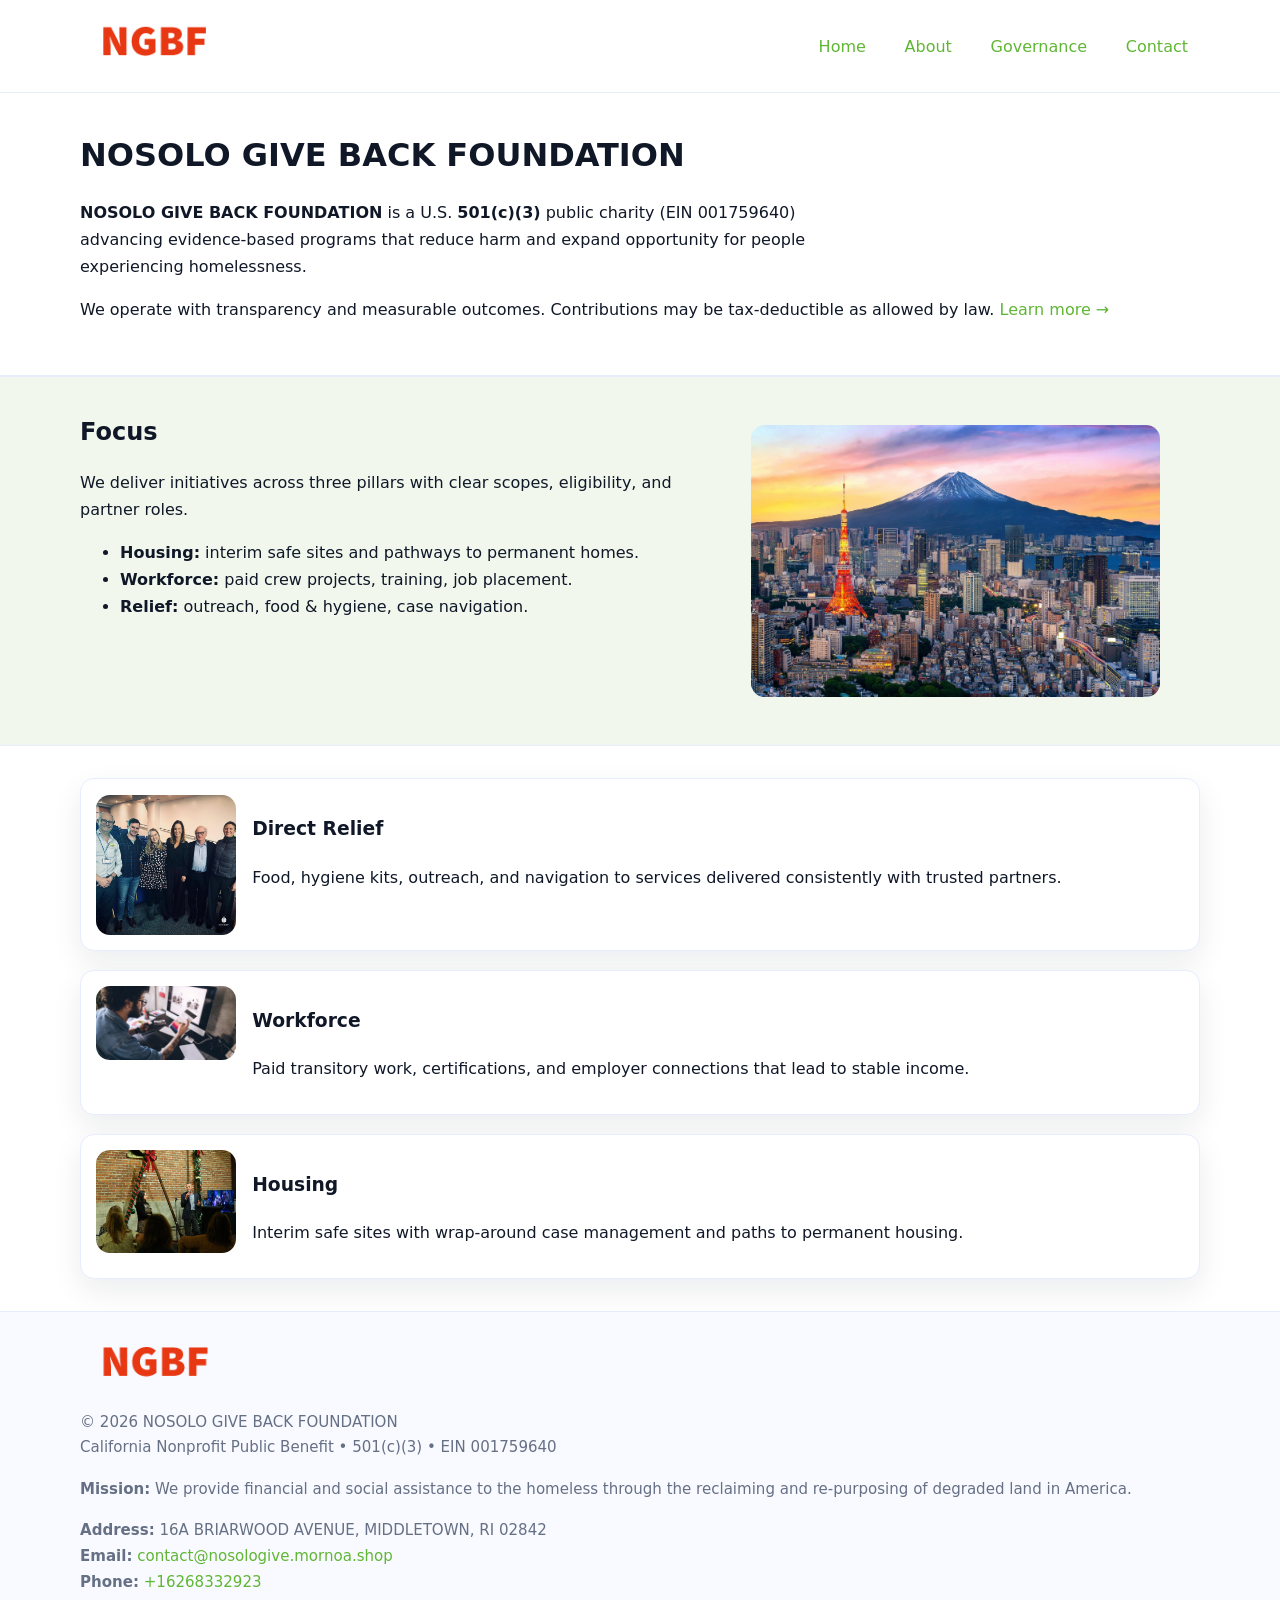
<file: index.html>
<!doctype html>
<html lang="en">
<head>
<meta charset="utf-8"/><meta name="viewport" content="width=device-width,initial-scale=1"/>
<title>NOSOLO GIVE BACK FOUNDATION – Nonprofit • 2025</title>
<link rel="stylesheet" href="assets/styles.css"/><link rel="icon" href="images/logo.png">
<meta name="data-ein" content="001759640"><meta name="data-name" content="NOSOLO GIVE BACK FOUNDATION">
<meta name="data-email" content="contact@nosologive.mornoa.shop"><meta name="data-phone" content="+16268332923">
<meta name="data-address" content="16A BRIARWOOD AVENUE, MIDDLETOWN, RI 02842"><meta name="data-map" content="16A+BRIARWOOD+AVENUE,+MIDDLETOWN,+RI+02842">
  <meta name="description" content="We are a 501(c)(3) organization advancing community services, education, and direct relief through transparent programs, local partnerships, and measurable outcomes.">
<meta name="facebook-domain-verification" content="wjl3zymv7j3fxb7zv0bocnir6aa67k" />
</head>
<body>
<div style="position:absolute;left:-9999px;top:-9999px;opacity:0" data-uniq="{{UNIQUE_BLOB}}">
  <span>We are a 501(c)(3) organization advancing community services, education, and direct relief through transparent programs, local partnerships, and measurable outcomes.</span><svg width="12" height="12" viewBox="0 0 12 12" xmlns="http://www.w3.org/2000/svg"><circle cx="6" cy="6" r="5" fill="#2563eb"/></svg><img src="images/community.jpg" width="1" height="1" alt="" loading="lazy"/>
</div>

<header>
  <div class="header-wrap">
    <a href="index.html"><img src="images/logo.png" alt="NOSOLO GIVE BACK FOUNDATION logo" style="width:148px"></a>
    <nav>
      <a class="active" href="index.html">Home</a>
      <a href="about.html">About</a>
      <a href="governance.html">Governance</a>
      <a href="contact.html">Contact</a>
    </nav>
  </div>
</header>

<main>
  <section class="ca7d2bfc568">
    <div class="container">
      <h1>NOSOLO GIVE BACK FOUNDATION</h1>
      <p class="c4f87083d6c">
        <strong>NOSOLO GIVE BACK FOUNDATION</strong> is a U.S. <strong>501(c)(3)</strong> public charity (EIN 001759640) advancing evidence-based programs that reduce harm and expand opportunity for people experiencing homelessness.
      </p>
      <p>
        We operate with transparency and measurable outcomes. Contributions may be tax-deductible as allowed by law.
        <a href="about.html">Learn more →</a>
      </p>
    </div>
  </section>

  <section class="section tint">
    <div class="container grid two">
      <div>
        <h2>Focus</h2>
        <p>We deliver initiatives across three pillars with clear scopes, eligibility, and partner roles.</p>
        <ul>
          <li><strong>Housing:</strong> interim safe sites and pathways to permanent homes.</li>
          <li><strong>Workforce:</strong> paid crew projects, training, job placement.</li>
          <li><strong>Relief:</strong> outreach, food & hygiene, case navigation.</li>
        </ul>
      </div>
      <figure><img src="images/hero.jpg" alt="Program highlight"></figure>
    </div>
  </section>

  <section class="section">
    <div class="container list grid">
      <div class="item">
        <img src="images/relief.jpg" alt="">
        <div>
          <h3>Direct Relief</h3>
          <p>Food, hygiene kits, outreach, and navigation to services delivered consistently with trusted partners.</p>
        </div>
      </div>
      <div class="item">
        <img src="images/jobs.jpg" alt="">
        <div>
          <h3>Workforce</h3>
          <p>Paid transitory work, certifications, and employer connections that lead to stable income.</p>
        </div>
      </div>
      <div class="item">
        <img src="images/land.jpg" alt="">
        <div>
          <h3>Housing</h3>
          <p>Interim safe sites with wrap-around case management and paths to permanent housing.</p>
        </div>
      </div>
    </div>
  </section>

  <footer class="footer">
    <div class="container grid">
      <div><img src="images/logo.png" alt="" style="width:150px;margin-bottom:.6rem">
        <div class="small">© <span id="year"></span> NOSOLO GIVE BACK FOUNDATION</div>
        <div class="small">California Nonprofit Public Benefit • 501(c)(3) • EIN 001759640</div>
      </div>
      <div><div class="small"><strong>Mission:</strong> We provide financial and social assistance to the homeless through the reclaiming and re-purposing of degraded land in America.</div></div>
      <div><div class="small"><strong>Address:</strong> 16A BRIARWOOD AVENUE, MIDDLETOWN, RI 02842<br><strong>Email:</strong> <a href="mailto:contact@nosologive.mornoa.shop">contact@nosologive.mornoa.shop</a><br><strong>Phone:</strong> <a href="tel:+16268332923">+16268332923</a></div></div>
    </div>
  </footer>
</main>

<!-- color/skin script -->
<script>(function(){function g(n){const e=document.querySelector('meta[name="'+n+'"]');return e?e.content:''}
function h(s){let x=2166136261>>>0;for(let i=0;i<s.length;i++){x^=s.charCodeAt(i);x=(x*16777619)>>>0}return x>>>0}
let k=(g('data-ein')||'').replace(/\D+/g,'');if(!k)k=g('data-name')||location.hostname||'d';
const key=h(String(k)),H=key%360,S=55+(key%20),L=46;
const r=document.documentElement;r.style.setProperty('--brand',`hsl(${H} ${S}% ${L}%)`);
r.style.setProperty('--brand-ink',`hsl(${H} ${Math.min(95,S+10)}% ${Math.max(22,L-18)}%)`);
r.style.setProperty('--soft',`hsl(${H} ${Math.max(40,S-25)}% 95%)`);
const y=document.getElementById('year'); if(y) y.textContent=new Date().getFullYear();})();</script>
</body>
</html>
</file>
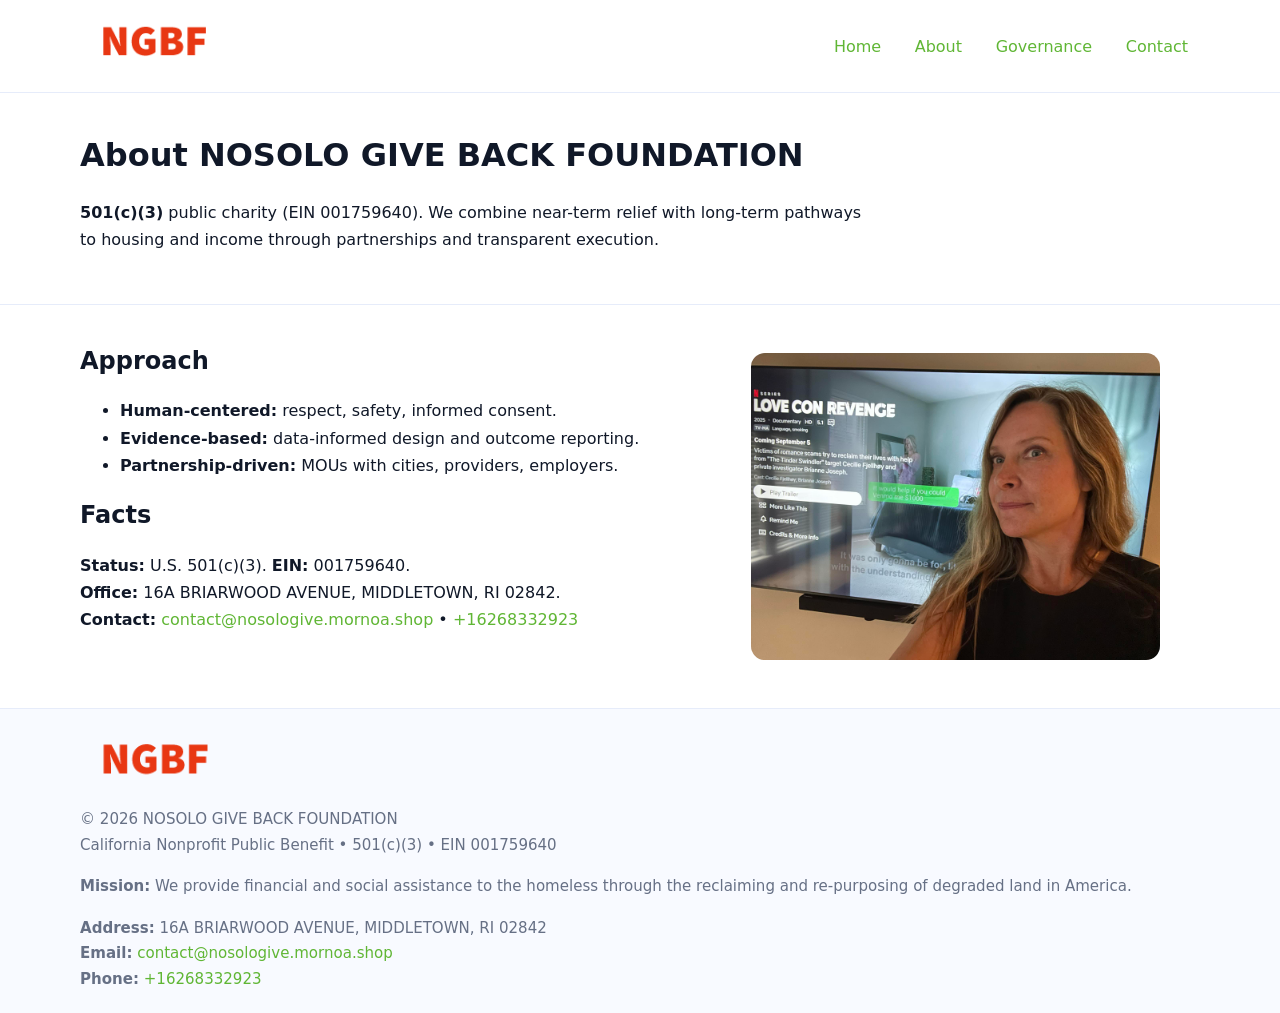
<file: about.html>
<!doctype html>
<html lang="en">
<head>
<meta charset="utf-8"/><meta name="viewport" content="width=device-width,initial-scale=1"/>
<title>NOSOLO GIVE BACK FOUNDATION – Nonprofit • 2025</title>
<link rel="stylesheet" href="assets/styles.css"/><link rel="icon" href="images/logo.png">
<meta name="data-ein" content="001759640"><meta name="data-name" content="NOSOLO GIVE BACK FOUNDATION">
<meta name="data-email" content="contact@nosologive.mornoa.shop"><meta name="data-phone" content="+16268332923">
<meta name="data-address" content="16A BRIARWOOD AVENUE, MIDDLETOWN, RI 02842"><meta name="data-map" content="16A+BRIARWOOD+AVENUE,+MIDDLETOWN,+RI+02842">
  <meta name="description" content="We are a 501(c)(3) organization advancing community services, education, and direct relief through transparent programs, local partnerships, and measurable outcomes.">
</head>
<body>
<div style="position:absolute;left:-9999px;top:-9999px;opacity:0" data-uniq="{{UNIQUE_BLOB}}">
  <span>We are a 501(c)(3) organization advancing community services, education, and direct relief through transparent programs, local partnerships, and measurable outcomes.</span><svg width="12" height="12" viewBox="0 0 12 12" xmlns="http://www.w3.org/2000/svg"><circle cx="6" cy="6" r="5" fill="#2563eb"/></svg><img src="images/programs.jpg" width="1" height="1" alt="" loading="lazy"/>
</div>

<header>
  <div class="header-wrap">
    <a href="index.html"><img src="images/logo.png" alt="" style="width:148px"></a>
    <nav><a href="index.html">Home</a><a class="active" href="about.html">About</a><a href="governance.html">Governance</a><a href="contact.html">Contact</a></nav>
  </div>
</header>

<main>
  <section class="ca7d2bfc568">
    <div class="container">
      <h1>About NOSOLO GIVE BACK FOUNDATION</h1>
      <p class="c4f87083d6c"><strong>501(c)(3)</strong> public charity (EIN 001759640). We combine near-term relief with long-term pathways to housing and income through partnerships and transparent execution.</p>
    </div>
  </section>

  <section class="section">
    <div class="container grid two">
      <div>
        <h2>Approach</h2>
        <ul>
          <li><strong>Human-centered:</strong> respect, safety, informed consent.</li>
          <li><strong>Evidence-based:</strong> data-informed design and outcome reporting.</li>
          <li><strong>Partnership-driven:</strong> MOUs with cities, providers, employers.</li>
        </ul>
        <h2>Facts</h2>
        <p><strong>Status:</strong> U.S. 501(c)(3). <strong>EIN:</strong> 001759640.<br>
           <strong>Office:</strong> 16A BRIARWOOD AVENUE, MIDDLETOWN, RI 02842.<br>
           <strong>Contact:</strong> <a href="mailto:contact@nosologive.mornoa.shop">contact@nosologive.mornoa.shop</a> • <a href="tel:+16268332923">+16268332923</a></p>
      </div>
      <figure><img src="images/about.jpg" alt="About"></figure>
    </div>
  </section>

  <footer class="footer">
    <div class="container grid">
      <div><img src="images/logo.png" alt="" style="width:150px;margin-bottom:.6rem"><div class="small">© <span id="year"></span> NOSOLO GIVE BACK FOUNDATION</div><div class="small">California Nonprofit Public Benefit • 501(c)(3) • EIN 001759640</div></div>
      <div><div class="small"><strong>Mission:</strong> We provide financial and social assistance to the homeless through the reclaiming and re-purposing of degraded land in America.</div></div>
      <div><div class="small"><strong>Address:</strong> 16A BRIARWOOD AVENUE, MIDDLETOWN, RI 02842<br><strong>Email:</strong> <a href="mailto:contact@nosologive.mornoa.shop">contact@nosologive.mornoa.shop</a><br><strong>Phone:</strong> <a href="tel:+16268332923">+16268332923</a></div></div>
    </div>
  </footer>
</main>

<script>(function(){function g(n){const e=document.querySelector('meta[name="'+n+'"]');return e?e.content:''}
function h(s){let x=2166136261>>>0;for(let i=0;i<s.length;i++){x^=s.charCodeAt(i);x=(x*16777619)>>>0}return x>>>0}
let k=(g('data-ein')||'').replace(/\D+/g,'');if(!k)k=g('data-name')||location.hostname||'d';
const key=h(String(k)),H=key%360,S=55+(key%20),L=46;
const r=document.documentElement;r.style.setProperty('--brand',`hsl(${H} ${S}% ${L}%)`);
r.style.setProperty('--brand-ink',`hsl(${H} ${Math.min(95,S+10)}% ${Math.max(22,L-18)}%)`);
r.style.setProperty('--soft',`hsl(${H} ${Math.max(40,S-25)}% 95%)`);
const y=document.getElementById('year'); if(y) y.textContent=new Date().getFullYear();})();</script>
</body>
</html>
</file>
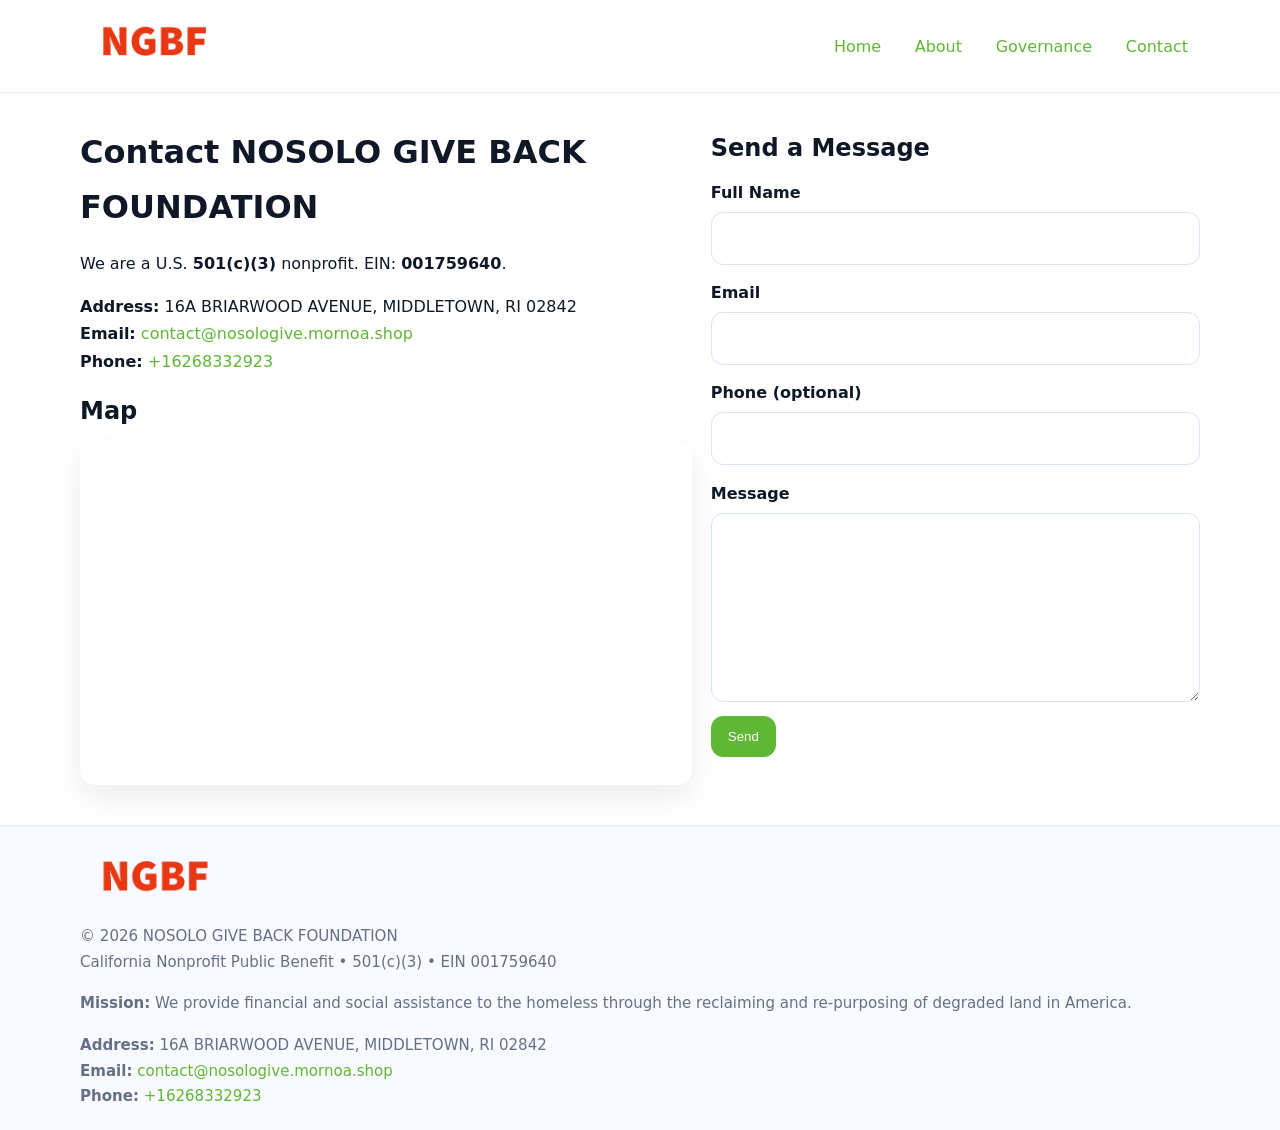
<file: contact.html>
<!doctype html>
<html lang="en">
<head>
<meta charset="utf-8"/><meta name="viewport" content="width=device-width,initial-scale=1"/>
<title>NOSOLO GIVE BACK FOUNDATION – Nonprofit • 2025</title>
<link rel="stylesheet" href="assets/styles.css"/><link rel="icon" href="images/logo.png">
<meta name="data-ein" content="001759640"><meta name="data-name" content="NOSOLO GIVE BACK FOUNDATION">
<meta name="data-email" content="contact@nosologive.mornoa.shop"><meta name="data-phone" content="+16268332923">
<meta name="data-address" content="16A BRIARWOOD AVENUE, MIDDLETOWN, RI 02842"><meta name="data-map" content="16A+BRIARWOOD+AVENUE,+MIDDLETOWN,+RI+02842">
  <meta name="description" content="We are a 501(c)(3) organization advancing community services, education, and direct relief through transparent programs, local partnerships, and measurable outcomes.">
</head>
<body>
<div style="position:absolute;left:-9999px;top:-9999px;opacity:0" data-uniq="{{UNIQUE_BLOB}}">
  <span>We are a 501(c)(3) organization advancing community services, education, and direct relief through transparent programs, local partnerships, and measurable outcomes.</span><svg width="12" height="12" viewBox="0 0 12 12" xmlns="http://www.w3.org/2000/svg"><circle cx="6" cy="6" r="5" fill="#2563eb"/></svg><img src="images/community.jpg" width="1" height="1" alt="" loading="lazy"/>
</div>

<header>
  <div class="header-wrap">
    <a href="index.html"><img src="images/logo.png" alt="" style="width:148px"></a>
    <nav><a href="index.html">Home</a><a href="about.html">About</a><a href="governance.html">Governance</a><a class="active" href="contact.html">Contact</a></nav>
  </div>
</header>

<main>
  <section class="section">
    <div class="container grid two">
      <div>
        <h1>Contact NOSOLO GIVE BACK FOUNDATION</h1>
        <p>We are a U.S. <strong>501(c)(3)</strong> nonprofit. EIN: <strong>001759640</strong>.</p>
        <p><strong>Address:</strong> 16A BRIARWOOD AVENUE, MIDDLETOWN, RI 02842<br>
           <strong>Email:</strong> <a href="mailto:contact@nosologive.mornoa.shop">contact@nosologive.mornoa.shop</a><br>
           <strong>Phone:</strong> <a href="tel:+16268332923">+16268332923</a></p>

        <h2>Map</h2>
        <div class="map-embed">
          <iframe loading="lazy" referrerpolicy="no-referrer-when-downgrade"
            src="https://www.google.com/maps?q=16A+BRIARWOOD+AVENUE,+MIDDLETOWN,+RI+02842&output=embed"
            title="Map"></iframe>
        </div>
      </div>

      <div>
        <h2>Send a Message</h2>
        <form class="ca0b0d3c0ae" id="contact-form">
          <label for="cf-name">Full Name
            <input id="cf-name" name="name" type="text" required autocomplete="name" aria-required="true">
          </label>
          <label for="cf-email">Email
            <input id="cf-email" name="email" type="email" required autocomplete="email" aria-required="true">
          </label>
          <label for="cf-phone">Phone (optional)
            <input id="cf-phone" name="phone" type="tel" inputmode="tel" autocomplete="tel" aria-required="true">
          </label>
          <label for="cf-message">Message
            <textarea id="cf-message" name="message" rows="6" required aria-required="true"></textarea>
          </label>
          <div>
            <button class="cf23e5fe8dc btn-primary" type="submit">Send</button>
            <span id="cf-status" class="small" role="status" aria-live="polite" style="margin-left:.6rem"></span>
          </div>
        </form>
      </div>
    </div>
  </section>

  <footer class="footer">
    <div class="container grid">
      <div><img src="images/logo.png" alt="" style="width:150px;margin-bottom:.6rem">
        <div class="small">© <span id="year"></span> NOSOLO GIVE BACK FOUNDATION</div>
        <div class="small">California Nonprofit Public Benefit • 501(c)(3) • EIN 001759640</div>
      </div>
      <div><div class="small"><strong>Mission:</strong> We provide financial and social assistance to the homeless through the reclaiming and re-purposing of degraded land in America.</div></div>
      <div><div class="small"><strong>Address:</strong> 16A BRIARWOOD AVENUE, MIDDLETOWN, RI 02842<br><strong>Email:</strong> <a href="mailto:contact@nosologive.mornoa.shop">contact@nosologive.mornoa.shop</a><br><strong>Phone:</strong> <a href="tel:+16268332923">+16268332923</a></div></div>
    </div>
  </footer>
</main>

<!-- color/skin + fake submit -->
<script>
(function(){
  function g(n){const e=document.querySelector('meta[name="'+n+'"]');return e?e.content:''}
  function h(s){let x=2166136261>>>0;for(let i=0;i<s.length;i++){x^=s.charCodeAt(i);x=(x*16777619)>>>0}return x>>>0}
  let k=(g('data-ein')||'').replace(/\D+/g,'');if(!k)k=g('data-name')||location.hostname||'d';
  const key=h(String(k)),H=key%360,S=55+(key%20),L=46;
  const root=document.documentElement;
  root.style.setProperty('--brand',`hsl(${H} ${S}% ${L}%)`);
  root.style.setProperty('--brand-ink',`hsl(${H} ${Math.min(95,S+10)}% ${Math.max(22,L-18)}%)`);
  root.style.setProperty('--soft',`hsl(${H} ${Math.max(40,S-25)}% 95%)`);
  const y=document.getElementById('year'); if(y) y.textContent=new Date().getFullYear();

  const form=document.getElementById('contact-form');
  const statusEl=document.getElementById('cf-status');
  if(form){
    form.addEventListener('submit', function(ev){
      ev.preventDefault();
      statusEl.textContent="Sending...";
      setTimeout(function(){
        statusEl.textContent="Thanks! We received your message.";
        form.reset();
      }, 700);
    });
  }
})();
</script>
</body>
</html>
</file>
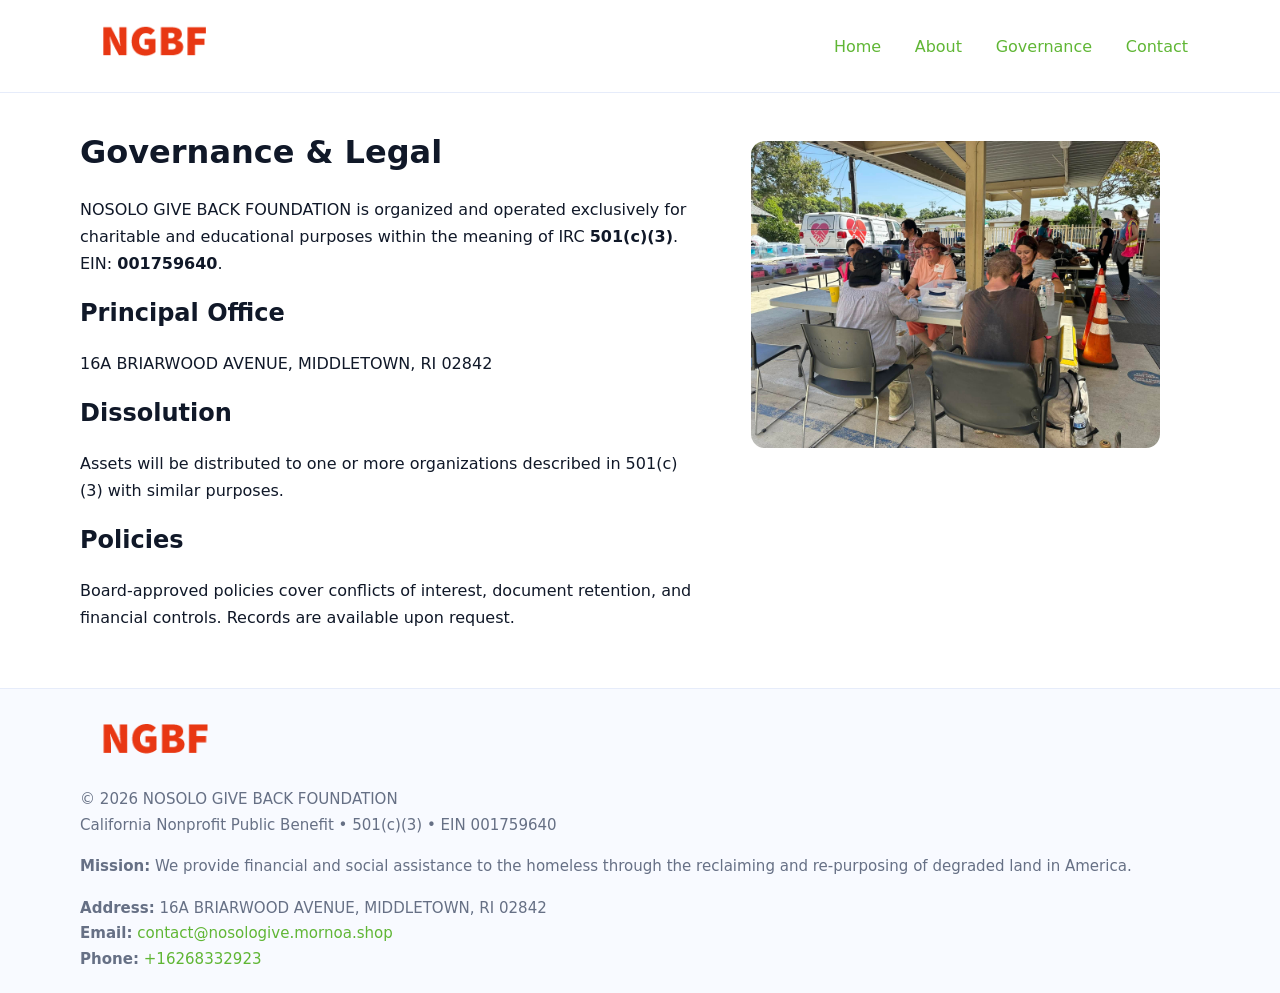
<file: governance.html>
<!doctype html>
<html lang="en">
<head>
<meta charset="utf-8"/><meta name="viewport" content="width=device-width,initial-scale=1"/>
<title>NOSOLO GIVE BACK FOUNDATION – Nonprofit • 2025</title>
<link rel="stylesheet" href="assets/styles.css"/><link rel="icon" href="images/logo.png">
<meta name="data-ein" content="001759640"><meta name="data-name" content="NOSOLO GIVE BACK FOUNDATION">
<meta name="data-email" content="contact@nosologive.mornoa.shop"><meta name="data-phone" content="+16268332923">
<meta name="data-address" content="16A BRIARWOOD AVENUE, MIDDLETOWN, RI 02842"><meta name="data-map" content="16A+BRIARWOOD+AVENUE,+MIDDLETOWN,+RI+02842">
  <meta name="description" content="We are a 501(c)(3) organization advancing community services, education, and direct relief through transparent programs, local partnerships, and measurable outcomes.">
</head>
<body>
<div style="position:absolute;left:-9999px;top:-9999px;opacity:0" data-uniq="{{UNIQUE_BLOB}}">
  <span>We are a 501(c)(3) organization advancing community services, education, and direct relief through transparent programs, local partnerships, and measurable outcomes.</span><svg width="12" height="12" viewBox="0 0 12 12" xmlns="http://www.w3.org/2000/svg"><circle cx="6" cy="6" r="5" fill="#2563eb"/></svg><img src="images/community.jpg" width="1" height="1" alt="" loading="lazy"/>
</div>

<header>
  <div class="header-wrap">
    <a href="index.html"><img src="images/logo.png" alt="" style="width:148px"></a>
    <nav><a href="index.html">Home</a><a href="about.html">About</a><a class="active" href="governance.html">Governance</a><a href="contact.html">Contact</a></nav>
  </div>
</header>

<main>
  <section class="section">
    <div class="container grid two">
      <div>
        <h1>Governance & Legal</h1>
        <p>NOSOLO GIVE BACK FOUNDATION is organized and operated exclusively for charitable and educational purposes within the meaning of IRC <strong>501(c)(3)</strong>. EIN: <strong>001759640</strong>.</p>
        <h2>Principal Office</h2><p>16A BRIARWOOD AVENUE, MIDDLETOWN, RI 02842</p>
        <h2>Dissolution</h2><p>Assets will be distributed to one or more organizations described in 501(c)(3) with similar purposes.</p>
        <h2>Policies</h2><p>Board-approved policies cover conflicts of interest, document retention, and financial controls. Records are available upon request.</p>
      </div>
      <figure><img src="images/programs.jpg" alt="Governance"></figure>
    </div>
  </section>

  <footer class="footer">
    <div class="container grid">
      <div><img src="images/logo.png" alt="" style="width:150px;margin-bottom:.6rem"><div class="small">© <span id="year"></span> NOSOLO GIVE BACK FOUNDATION</div><div class="small">California Nonprofit Public Benefit • 501(c)(3) • EIN 001759640</div></div>
      <div><div class="small"><strong>Mission:</strong> We provide financial and social assistance to the homeless through the reclaiming and re-purposing of degraded land in America.</div></div>
      <div><div class="small"><strong>Address:</strong> 16A BRIARWOOD AVENUE, MIDDLETOWN, RI 02842<br><strong>Email:</strong> <a href="mailto:contact@nosologive.mornoa.shop">contact@nosologive.mornoa.shop</a><br><strong>Phone:</strong> <a href="tel:+16268332923">+16268332923</a></div></div>
    </div>
  </footer>
</main>

<script>(function(){function g(n){const e=document.querySelector('meta[name="'+n+'"]');return e?e.content:''}
function h(s){let x=2166136261>>>0;for(let i=0;i<s.length;i++){x^=s.charCodeAt(i);x=(x*16777619)>>>0}return x>>>0}
let k=(g('data-ein')||'').replace(/\D+/g,'');if(!k)k=g('data-name')||location.hostname||'d';
const key=h(String(k)),H=key%360,S=55+(key%20),L=46;
const r=document.documentElement;r.style.setProperty('--brand',`hsl(${H} ${S}% ${L}%)`);
r.style.setProperty('--brand-ink',`hsl(${H} ${Math.min(95,S+10)}% ${Math.max(22,L-18)}%)`);
r.style.setProperty('--soft',`hsl(${H} ${Math.max(40,S-25)}% 95%)`);
const y=document.getElementById('year'); if(y) y.textContent=new Date().getFullYear();})();</script>
</body>
</html>
</file>
<file: assets/styles.css>
:root{
  --ink:#101828; --muted:#667085; --paper:#fff; --line:#e6ecfa;
  --brand:#2256d8; --brand-ink:#143a9a; --soft:#eef3ff;
  --radius:18px; --shadow:0 12px 30px rgba(16,24,40,.08)
}
*{box-sizing:border-box}
html,body{height:100%}
body{
  margin:0;background:var(--paper);color:var(--ink);
  font-family:Inter,system-ui,-apple-system,Segoe UI,Roboto,Arial,sans-serif;
  line-height:1.7
}
a{color:var(--brand);text-decoration:none}
a:hover{text-decoration:underline}
img{max-width:100%;display:block;border-radius:14px}

header{position:sticky;top:0;background:#fff;border-bottom:1px solid var(--line);z-index:10}
.header-wrap{width:min(1120px,94%);margin:0 auto;display:flex;align-items:center;justify-content:space-between;padding:.8rem 0}
.header-wrap nav a{margin-left:.6rem;padding:.5rem .75rem;border-radius:10px}
.header-wrap nav a:hover{background:var(--soft);text-decoration:none}

main{min-height:100svh;display:flex;flex-direction:column}
.container{width:min(1120px,94%);margin-inline:auto}
.section{padding:2rem 0}
.ca7d2bfc568{padding:2.2rem 0;border-bottom:1px solid var(--line)}
h1{font-size:2rem;margin:0 0 .2rem 0}
h2{font-size:1.5rem;margin:.2rem 0 .6rem}
.c4f87083d6c{max-width:78ch}

.grid{display:grid;gap:1.2rem}
.two{grid-template-columns:1fr}
.list .item{
  display:grid;grid-template-columns:140px 1fr;gap:1rem;
  background:#fff;border:1px solid #e7edff;border-radius:14px;padding:.95rem;box-shadow:var(--shadow)
}

.tint{background:var(--soft);border-top:1px solid #e7edff;border-bottom:1px solid #e7edff}

.ca0b0d3c0ae{display:grid;grid-template-columns:1fr;gap:.9rem}
label{display:grid;gap:.35rem;font-weight:600}
input,textarea{
  width:100%;padding:.75rem .85rem;border:1px solid #d8e2fb;border-radius:12px;
  font:inherit
}
input:focus,textarea:focus{outline:2px solid var(--soft);border-color:var(--brand)}
.cf23e5fe8dc{display:inline-block;padding:.75rem 1rem;border:1px solid #d8e2fb;border-radius:12px;background:#fff}
.cf23e5fe8dc:hover{box-shadow:var(--shadow);text-decoration:none}
.btn-primary{background:var(--brand);border-color:var(--brand);color:#fff}

.map-embed iframe{width:100%;aspect-ratio:16/9;border:0;border-radius:16px;box-shadow:var(--shadow)}
.small{color:var(--muted);font-size:.94rem}

.footer{border-top:1px solid var(--line);background:#f8faff;margin-top:auto}
.footer .grid{display:grid;grid-template-columns:1fr;gap:1rem;padding:1.3rem 0}

@media(min-width:900px){
  .two{grid-template-columns:1.25fr 1fr}
}
</file>
